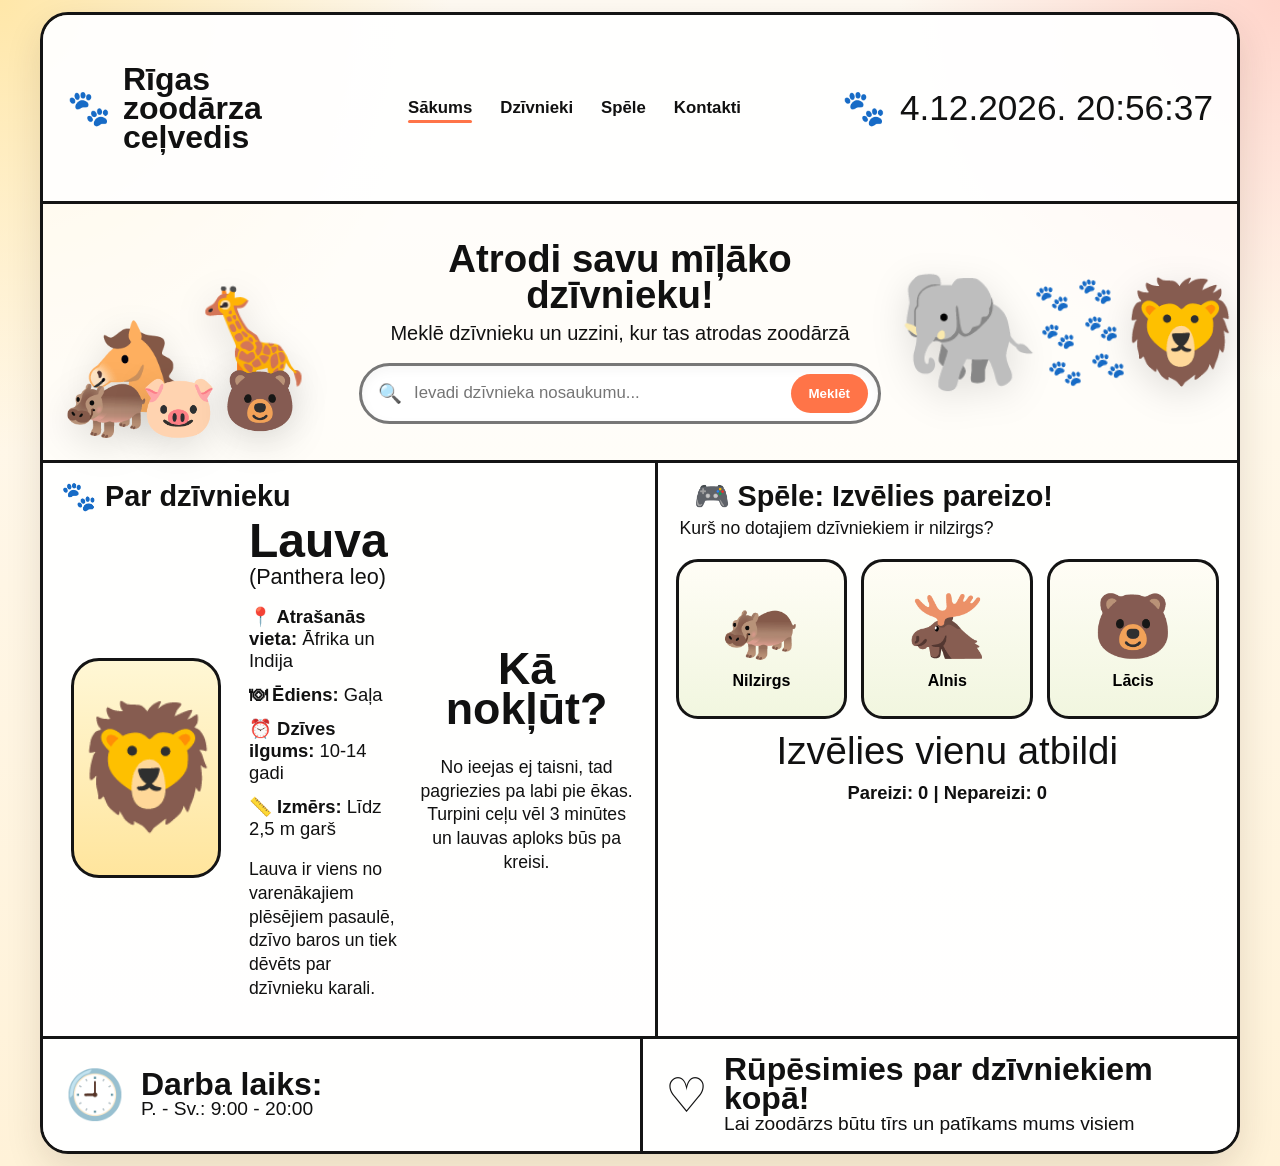
<file: index.html>
﻿<!DOCTYPE html>
<html lang="en">
  <head>
    <meta charset="UTF-8" />
    <meta name="viewport" content="width=device-width, initial-scale=1.0" />
    <title>Rīgas zoodārza ceļvedis</title>
    <link rel="stylesheet" href="styles.css" />
  </head>
  <body>
    <div class="page-shell">
      <header class="hero">
        <nav class="topbar">
          <a class="brand" href="index.html">
            <span class="brand__icon">🐾</span>
            <p>Rīgas zoodārza ceļvedis</p>
          </a>

          <div class="nav-links">
            <a class="is-active" href="index.html">Sākums</a>
            <a href="dzivnieki.html">Dzīvnieki</a>
            <a href="spele.html">Spēle</a>
            <a href="kontakti.html">Kontakti</a>
          </div>

          <div class="topbar__icons">
            <span>🐾</span>
            <time id="time"></time>
          </div>
        </nav>

        <section class="hero__content">
          <div class="hero__art hero__art--left">
            <div class="animal-stack">
              <span class="animal animal--horse">🐴</span>
              <span class="animal animal--giraffe">🦒</span>
              <span class="animal animal--hippo">🦛</span>
              <span class="animal animal--pig">🐷</span>
              <span class="animal animal--bear">🐻</span>
            </div>
          </div>

          <div class="hero__center">
            <h1>Atrodi savu mīļāko dzīvnieku!</h1>
            <p>Meklē dzīvnieku un uzzini, kur tas atrodas zoodārzā</p>

            <form class="searchbar" id="search-form">
              <span class="searchbar__icon">🔍</span>
              <input
                id="animal-search"
                type="text"
                placeholder="Ievadi dzīvnieka nosaukumu..."
                aria-label="Dzīvnieka meklēšana"
              />
              <button type="submit" aria-label="Meklēt">Meklēt</button>
            </form>


          </div>

          <div class="hero__art hero__art--right">
            <span class="hero__big-animal">🐘</span>
            <div class="paw-trail" aria-hidden="true">
              <span>🐾</span>
              <span>🐾</span>
              <span>🐾</span>
              <span>🐾</span>
              <span>🐾</span>
              <span>🐾</span>
            </div>
            <span class="hero__lion">🦁</span>
          </div>
        </section>
      </header>

      <main class="content-grid">
        <section class="panel animal-panel">
          <div class="panel__label">🐾 Par dzīvnieku</div>

          <div class="animal-panel__grid">
            <div class="animal-panel__image">
              <div class="lion-spotlight" id="animal-emoji">🦁</div>
            </div>

            <div class="animal-panel__info">
              <h2 id="animal-name">Lauva</h2>
              <p class="latin-name" id="animal-latin">(Panthera leo)</p>

              <ul class="facts">
                <li><strong>📍 Atrašanās vieta:</strong> <span id="animal-location">Āfrika un Indija</span></li>
                <li><strong>🍽 Ēdiens:</strong> <span id="animal-food">Gaļa</span></li>
                <li><strong>⏰ Dzīves ilgums:</strong> <span id="animal-lifespan">10-14 gadi</span></li>
                <li><strong>📏 Izmērs:</strong> <span id="animal-size">Līdz 2,5 m garš</span></li>
              </ul>

              <p class="description" id="animal-description">
                Lauva ir viens no varenākajiem plēsējiem pasaulē, dzīvo baros un tiek dēvēts par dzīvnieku karali.
              </p>
            </div>

            <div class="animal-panel__route">
              <h3>Kā nokļūt?</h3>
              <p id="animal-route">
                No ieejas ej taisni, tad pagriezies pa labi pie ēkas. Turpini ceļu vēl 3 minūtes un lauvas aploks būs pa kreisi.
              </p>
            </div>
          </div>
        </section>

        <section class="panel game-panel">
          <div class="panel__label">🎮 Spēle: Izvēlies pareizo!</div>
          <p class="game-panel__question">Kurš no dotajiem dzīvniekiem ir nilzirgs?</p>

          <div class="quiz-options" id="quiz-options"></div>

          <div class="quiz-result" id="quiz-result" aria-live="polite">
            Izvēlies vienu atbildi
          </div>
          <div class="quiz-score" id="quiz-score">Pareizi: 0 | Nepareizi: 0</div>
          <button class="next-question" id="next-question" type="button">
            Nākamais jautājums
          </button>
        </section>
      </main>

      <footer class="footer-panels">
        <section class="footer-panel">
          <span class="footer-panel__icon">🕘</span>
          <div>
            <strong>Darba laiks:</strong>
            <span>P. - Sv.: 9:00 - 20:00</span>
          </div>
        </section>

        <section class="footer-panel">
          <span class="footer-panel__icon">♡</span>
          <div>
            <strong>Rūpēsimies par dzīvniekiem kopā!</strong>
            <span>Lai zoodārzs būtu tīrs un patīkams mums visiem</span>
          </div>
        </section>
      </footer>
    </div>

    <script src="script.js"></script>
  </body>
</html>
</file>
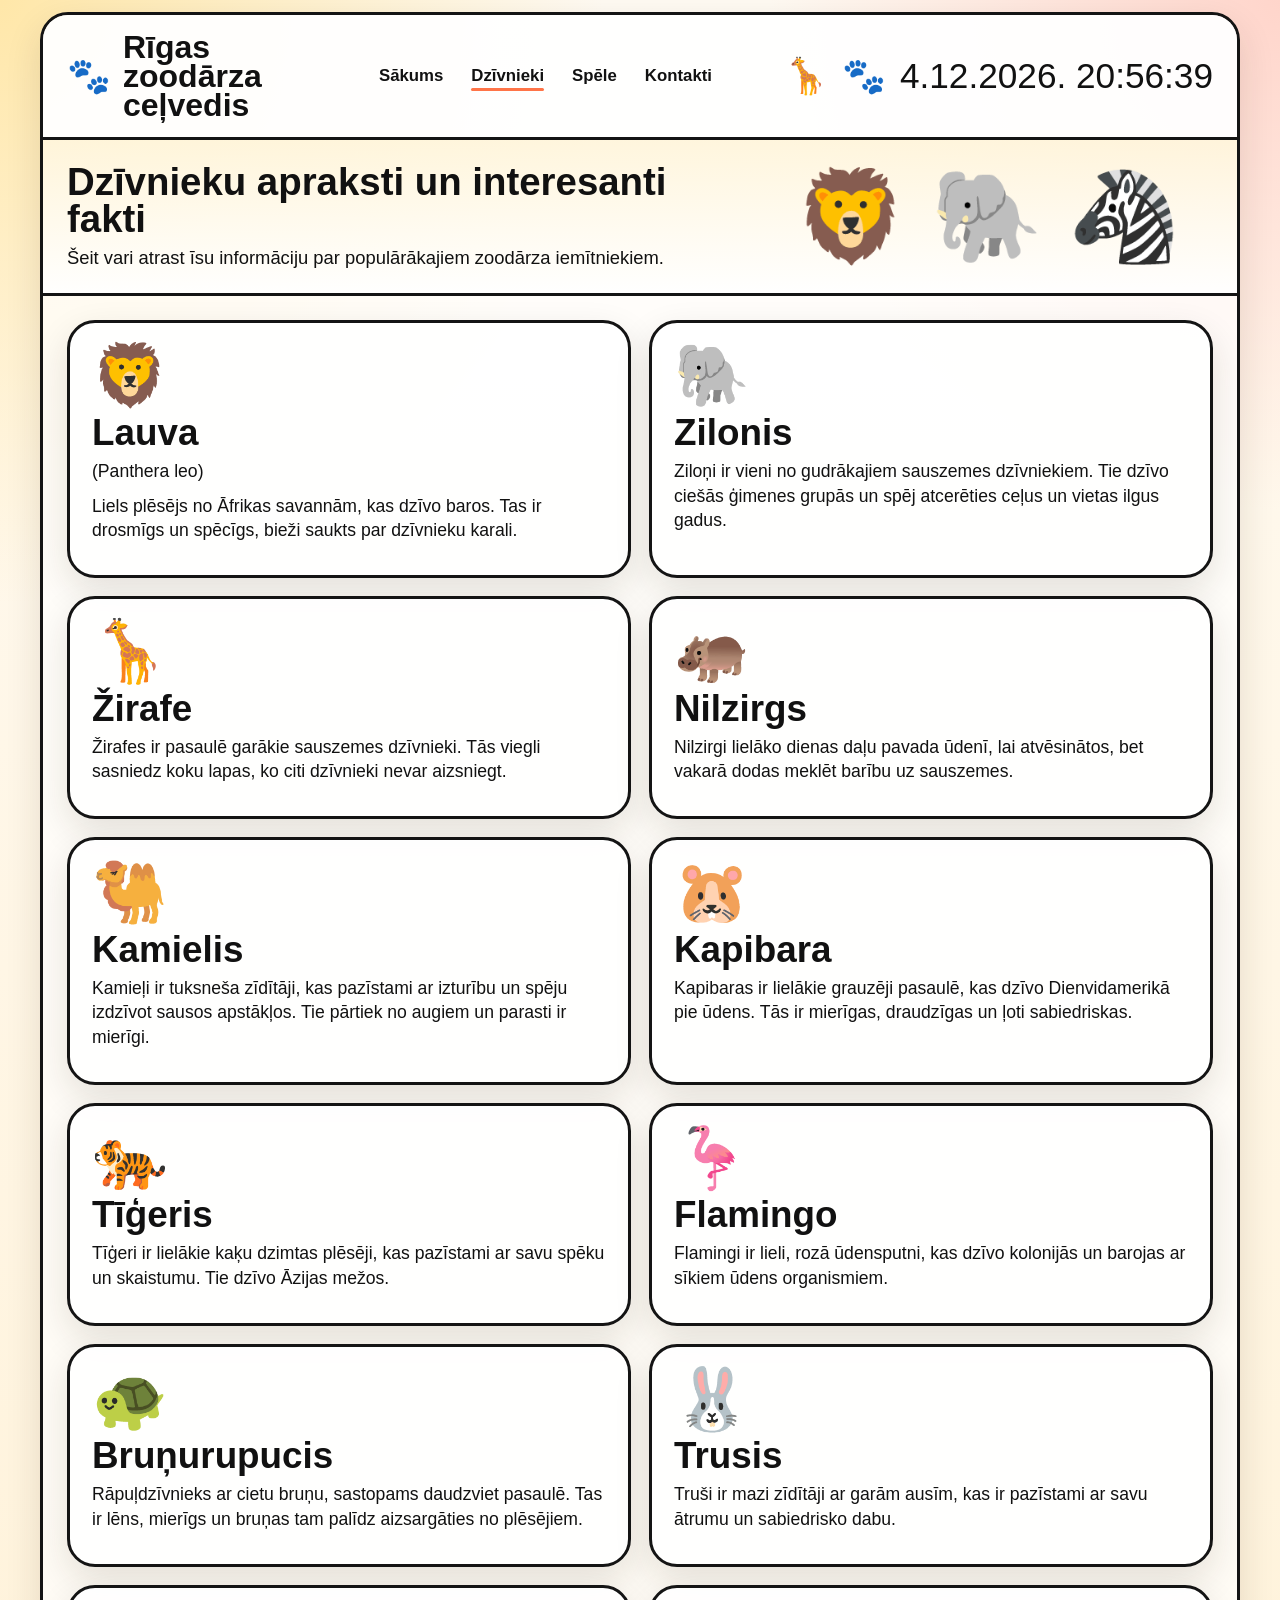
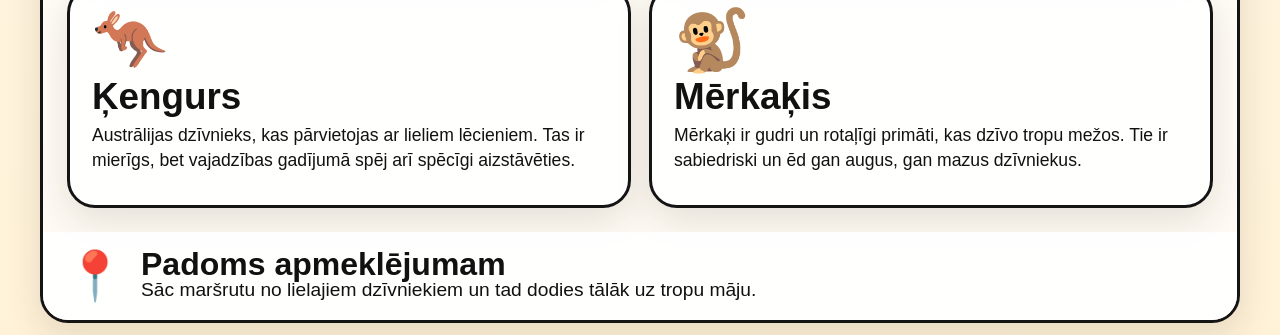
<file: dzivnieki.html>
<!DOCTYPE html>
<html lang="lv">
  <head>
    <meta charset="UTF-8" />
    <meta name="viewport" content="width=device-width, initial-scale=1.0" />
    <title>Dzīvnieki | Rīgas zoodārza ceļvedis</title>
    <link rel="stylesheet" href="styles.css" />
  </head>
  <body>
    <div class="page-shell">
      <header class="hero hero--compact">
        <nav class="topbar">
          <a class="brand" href="index.html">
            <span class="brand__icon">🐾</span>
            <span>Rīgas zoodārza ceļvedis</span>
          </a>

          <div class="nav-links">
            <a href="index.html">Sākums</a>
            <a class="is-active" href="dzivnieki.html">Dzīvnieki</a>
            <a href="spele.html">Spēle</a>
            <a href="kontakti.html">Kontakti</a>
          </div>

          <div class="topbar__icons">
            <span>🦒</span>
            <span>🐾</span>
            <time id="time"></time>
          </div>
        </nav>

        <section class="subhero">
          <div>
            <h1>Dzīvnieku apraksti un interesanti fakti</h1>
            <p>Šeit vari atrast īsu informāciju par populārākajiem zoodārza iemītniekiem.</p>
          </div>
          <div class="subhero__art">🦁 🐘 🦓</div>
        </section>
      </header>

      <main class="cards-layout">
        <article class="info-card">
          <div class="info-card__emoji">🦁</div>
          <h2>Lauva</h2>
          <p class="latin-name">(Panthera leo)</p>
          <p>
            Liels plēsējs no Āfrikas savannām, kas dzīvo baros. Tas ir drosmīgs un spēcīgs,
            bieži saukts par dzīvnieku karali.
          </p>
        </article>

        <article class="info-card">
          <div class="info-card__emoji">🐘</div>
          <h2>Zilonis</h2>
          <p>
            Ziloņi ir vieni no gudrākajiem sauszemes dzīvniekiem. Tie dzīvo ciešās ģimenes
            grupās un spēj atcerēties ceļus un vietas ilgus gadus.
          </p>
        </article>

        <article class="info-card">
          <div class="info-card__emoji">🦒</div>
          <h2>Žirafe</h2>
          <p>
            Žirafes ir pasaulē garākie sauszemes dzīvnieki. Tās viegli sasniedz koku lapas,
            ko citi dzīvnieki nevar aizsniegt.
          </p>
        </article>

        <article class="info-card">
          <div class="info-card__emoji">🦛</div>
          <h2>Nilzirgs</h2>
          <p>
            Nilzirgi lielāko dienas daļu pavada ūdenī, lai atvēsinātos, bet vakarā dodas
            meklēt barību uz sauszemes.
          </p>
        </article>

        <article class="info-card">
          <div class="info-card__emoji">🐫</div>
          <h2>Kamielis</h2>
          <p>
            Kamieļi ir tuksneša zīdītāji, kas pazīstami ar izturību un spēju izdzīvot sausos
            apstākļos. Tie pārtiek no augiem un parasti ir mierīgi.
          </p>
        </article>

        <article class="info-card">
          <div class="info-card__emoji">🐹</div>
          <h2>Kapibara</h2>
          <p>
            Kapibaras ir lielākie grauzēji pasaulē, kas dzīvo Dienvidamerikā pie ūdens.
            Tās ir mierīgas, draudzīgas un ļoti sabiedriskas.
          </p>
        </article>

        <article class="info-card">
          <div class="info-card__emoji">🐅</div>
          <h2>Tīģeris</h2>
          <p>
            Tīģeri ir lielākie kaķu dzimtas plēsēji, kas pazīstami ar savu spēku un skaistumu.
            Tie dzīvo Āzijas mežos.
          </p>
        </article>

        <article class="info-card">
          <div class="info-card__emoji">🦩</div>
          <h2>Flamingo</h2>
          <p>
            Flamingi ir lieli, rozā ūdensputni, kas dzīvo kolonijās un barojas ar sīkiem
            ūdens organismiem.
          </p>
        </article>

        <article class="info-card">
          <div class="info-card__emoji">🐢</div>
          <h2>Bruņurupucis</h2>
          <p>
            Rāpuļdzīvnieks ar cietu bruņu, sastopams daudzviet pasaulē. Tas ir lēns, mierīgs
            un bruņas tam palīdz aizsargāties no plēsējiem.
          </p>
        </article>

        <article class="info-card">
          <div class="info-card__emoji">🐰</div>
          <h2>Trusis</h2>
          <p>
            Truši ir mazi zīdītāji ar garām ausīm, kas ir pazīstami ar savu ātrumu un
            sabiedrisko dabu.
          </p>
        </article>

        <article class="info-card">
          <div class="info-card__emoji">🦘</div>
          <h2>Ķengurs</h2>
          <p>
            Austrālijas dzīvnieks, kas pārvietojas ar lieliem lēcieniem. Tas ir mierīgs,
            bet vajadzības gadījumā spēj arī spēcīgi aizstāvēties.
          </p>
        </article>

        <article class="info-card">
          <div class="info-card__emoji">🐒</div>
          <h2>Mērkaķis</h2>
          <p>
            Mērkaķi ir gudri un rotaļīgi primāti, kas dzīvo tropu mežos. Tie ir sabiedriski
            un ēd gan augus, gan mazus dzīvniekus.
          </p>
        </article>
      </main>

      <footer class="footer-panels footer-panels--single">
        <section class="footer-panel">
          <span class="footer-panel__icon">📍</span>
          <div>
            <strong>Padoms apmeklējumam</strong>
            <span>Sāc maršrutu no lielajiem dzīvniekiem un tad dodies tālāk uz tropu māju.</span>
          </div>
        </section>
      </footer>
    </div>

    <script src="script.js"></script>
  </body>
</html>
</file>
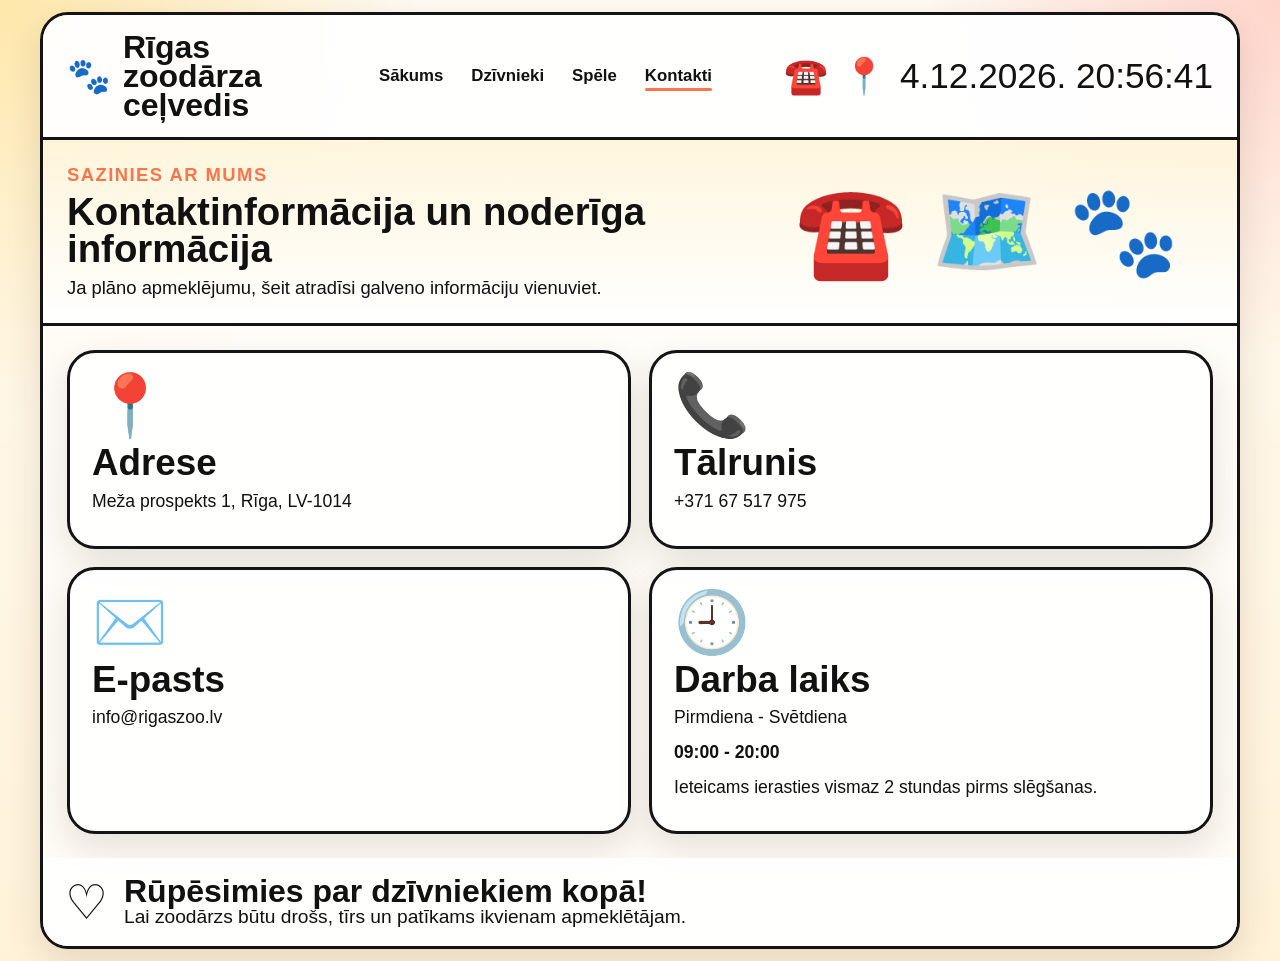
<file: kontakti.html>
<!DOCTYPE html>
<html lang="lv">
  <head>
    <meta charset="UTF-8" />
    <meta name="viewport" content="width=device-width, initial-scale=1.0" />
    <title>Kontakti | Rīgas zoodārza ceļvedis</title>
    <link rel="stylesheet" href="styles.css" />
  </head>
  <body>
    <div class="page-shell">
      <header class="hero hero--compact">
        <nav class="topbar">
          <a class="brand" href="index.html">
            <span class="brand__icon">🐾</span>
            <span>Rīgas zoodārza ceļvedis</span>
          </a>

          <div class="nav-links">
            <a href="index.html">Sākums</a>
            <a href="dzivnieki.html">Dzīvnieki</a>
            <a href="spele.html">Spēle</a>
            <a class="is-active" href="kontakti.html">Kontakti</a>
          </div>

          <div class="topbar__icons">
            <span>☎️</span>
            <span>📍</span>
            <time id="time"></time>
          </div>
        </nav>

        <section class="subhero">
          <div>
            <p class="subhero__eyebrow">Sazinies ar mums</p>
            <h1>Kontaktinformācija un noderīga informācija</h1>
            <p>Ja plāno apmeklējumu, šeit atradīsi galveno informāciju vienuviet.</p>
          </div>
          <div class="subhero__art">☎️ 🗺️ 🐾</div>
        </section>
      </header>

      <main class="cards-layout">
        <article class="info-card">
          <div class="info-card__emoji">📍</div>
          <h2>Adrese</h2>
          <p>Meža prospekts 1, Rīga, LV-1014</p>
        </article>

        <article class="info-card">
          <div class="info-card__emoji">📞</div>
          <h2>Tālrunis</h2>
          <p>+371 67 517 975</p>
        </article>

        <article class="info-card">
          <div class="info-card__emoji">✉️</div>
          <h2>E-pasts</h2>
          <p>info@rigaszoo.lv</p>
        </article>

        <article class="info-card">
          <div class="info-card__emoji">🕘</div>
          <h2>Darba laiks</h2>
          <p>Pirmdiena - Svētdiena</p>
          <p><strong>09:00 - 20:00</strong></p>
          <p>Ieteicams ierasties vismaz 2 stundas pirms slēgšanas.</p>
        </article>
      </main>

      <footer class="footer-panels footer-panels--single">
        <section class="footer-panel">
          <span class="footer-panel__icon">♡</span>
          <div>
            <strong>Rūpēsimies par dzīvniekiem kopā!</strong>
            <span>Lai zoodārzs būtu drošs, tīrs un patīkams ikvienam apmeklētājam.</span>
          </div>
        </section>
      </footer>
    </div>

    <script src="script.js"></script>
  </body>
</html>
</file>
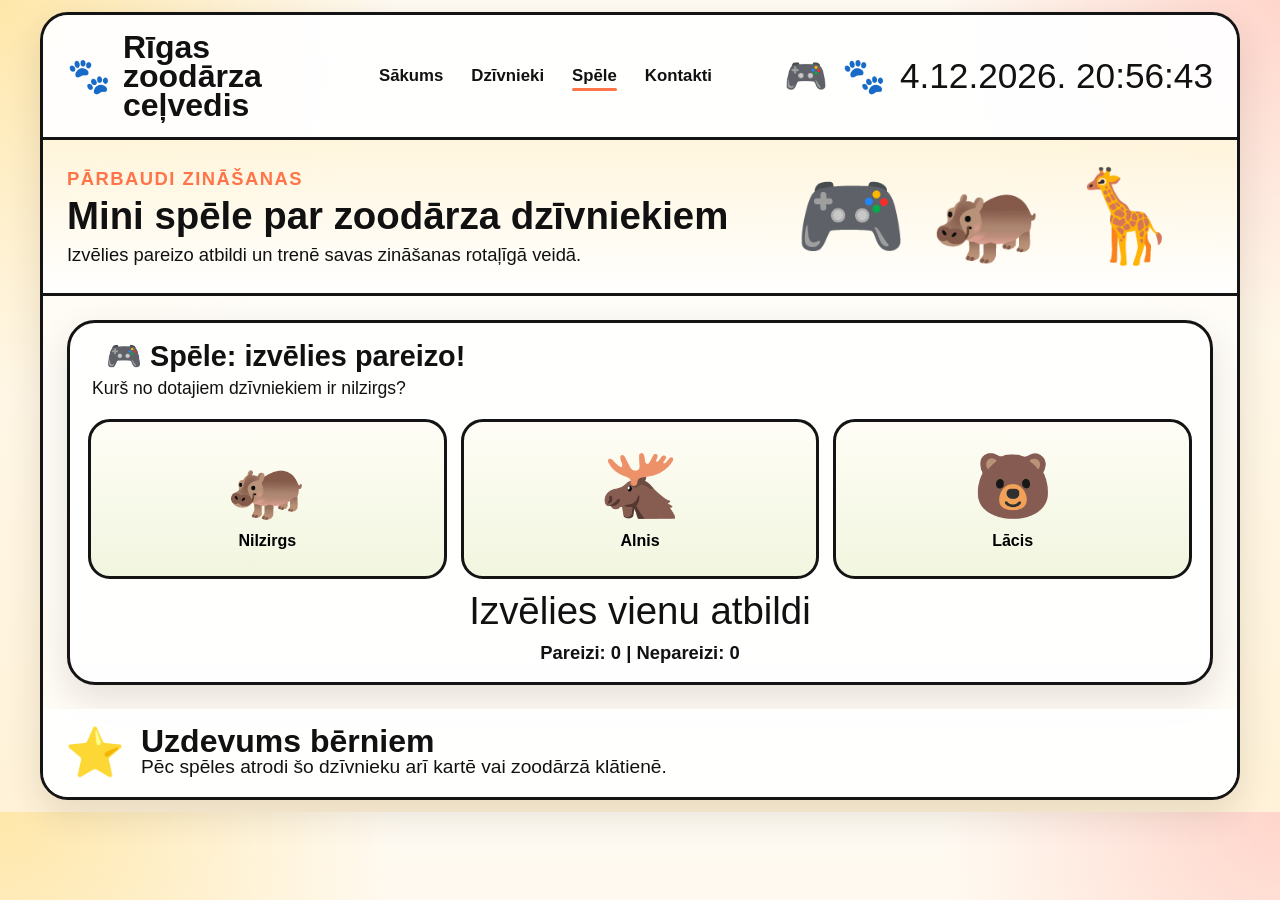
<file: spele.html>
<!DOCTYPE html>
<html lang="lv">
  <head>
    <meta charset="UTF-8" />
    <meta name="viewport" content="width=device-width, initial-scale=1.0" />
    <title>Spēle | Rīgas zoodārza ceļvedis</title>
    <link rel="stylesheet" href="styles.css" />
  </head>
  <body>
    <div class="page-shell">
      <header class="hero hero--compact">
        <nav class="topbar">
          <a class="brand" href="index.html">
            <span class="brand__icon">🐾</span>
            <span>Rīgas zoodārza ceļvedis</span>
          </a>

          <div class="nav-links">
            <a href="index.html">Sākums</a>
            <a href="dzivnieki.html">Dzīvnieki</a>
            <a class="is-active" href="spele.html">Spēle</a>
            <a href="kontakti.html">Kontakti</a>
          </div>

          <div class="topbar__icons">
            <span>🎮</span>
            <span>🐾</span>
            <time id="time"></time>
          </div>
        </nav>

        <section class="subhero">
          <div>
            <p class="subhero__eyebrow">Pārbaudi zināšanas</p>
            <h1>Mini spēle par zoodārza dzīvniekiem</h1>
            <p>Izvēlies pareizo atbildi un trenē savas zināšanas rotaļīgā veidā.</p>
          </div>
          <div class="subhero__art">🎮 🦛 🦒</div>
        </section>
      </header>

      <main class="single-panel">
        <section class="panel game-panel game-panel--wide">
          <div class="panel__label">🎮 Spēle: izvēlies pareizo!</div>
          <p class="game-panel__question">Kurš no dotajiem dzīvniekiem ir nilzirgs?</p>

          <div class="quiz-options" id="quiz-options"></div>

          <div class="quiz-result" id="quiz-result" aria-live="polite">
            Izvēlies vienu atbildi
          </div>
          <div class="quiz-score" id="quiz-score">Pareizi: 0 | Nepareizi: 0</div>
          <button class="next-question" id="next-question" type="button">Nākamais jautājums</button>
        </section>
      </main>

      <footer class="footer-panels footer-panels--single">
        <section class="footer-panel">
          <span class="footer-panel__icon">⭐</span>
          <div>
            <strong>Uzdevums bērniem</strong>
            <span>Pēc spēles atrodi šo dzīvnieku arī kartē vai zoodārzā klātienē.</span>
          </div>
        </section>
      </footer>
    </div>

    <script src="script.js"></script>
  </body>
</html>
</file>
<file: styles.css>
:root {
  --bg: #fff9ef;
  --panel: #ffffff;
  --ink: #111111;
  --accent: #ff7448;
  --accent-soft: #ffd36b;
  --green: #9be94f;
  --line: #141414;
  --shadow: 0 14px 36px rgba(40, 30, 18, 0.12);
}

* {
  box-sizing: border-box;
}

body {
  margin: 0;
  background:
    radial-gradient(circle at top left, #ffe7a9 0, transparent 26%),
    radial-gradient(circle at top right, #ffd5cb 0, transparent 22%),
    linear-gradient(180deg, #fffaf2 0%, #fff2d8 100%);
  color: var(--ink);
  font-family: "Nunito", sans-serif;
  scroll-behavior: smooth;
}

a {
  color: inherit;
  text-decoration: none;
}

.page-shell {
  width: min(1200px, calc(100% - 24px));
  margin: 12px auto;
  background: rgba(255, 255, 255, 0.72);
  border: 3px solid var(--line);
  border-radius: 28px;
  overflow: hidden;
  box-shadow: var(--shadow);
}

.topbar,
.hero__content,
.content-grid,
.footer-panels {
  border-bottom: 3px solid var(--line);
}

.topbar {
  display: flex;
  align-items: center;
  justify-content: space-between;
  gap: 24px;
  padding: 18px 24px;
  background: rgba(255, 255, 255, 0.84);
}

.brand {
  display: flex;
  align-items: center;
  gap: 12px;
  font-family: "Baloo 2", sans-serif;
  font-size: 2rem;
  font-weight: 800;
  line-height: 0.9;
  max-width: 240px;
}

.brand__icon {
  font-size: 2.2rem;
}

.nav-links {
  display: flex;
  flex-wrap: wrap;
  justify-content: center;
  gap: 14px 28px;
  font-size: 1.05rem;
  font-weight: 700;
}

.nav-links a {
  position: relative;
}

.nav-links a.is-active::after,
.nav-links a:hover::after {
  content: "";
  position: absolute;
  left: 0;
  right: 0;
  bottom: -5px;
  height: 3px;
  background: var(--accent);
  border-radius: 999px;
}

.topbar__icons {
  display: flex;
  align-items: center;
  gap: 14px;
  font-size: 2.2rem;
}

.hero__content {
  display: grid;
  grid-template-columns: 280px 1fr 320px;
  align-items: center;
  gap: 16px;
  padding: 18px 20px;
}

.hero__art {
  min-height: 220px;
  display: flex;
  align-items: flex-end;
  justify-content: center;
  position: relative;
}

.animal-stack {
  position: relative;
  width: 100%;
  height: 200px;
}

.animal {
  position: absolute;
  filter: drop-shadow(0 10px 18px rgba(0, 0, 0, 0.12));
}

.animal--horse {
  left: 18px;
  bottom: 26px;
  font-size: 5.2rem;
}

.animal--giraffe {
  left: 118px;
  bottom: 24px;
  font-size: 7.2rem;
}

.animal--hippo {
  left: 0;
  bottom: 0;
  font-size: 4.4rem;
}

.animal--pig {
  left: 78px;
  bottom: 0;
  font-size: 3.8rem;
}

.animal--bear {
  left: 160px;
  bottom: 6px;
  font-size: 3.7rem;
}

.hero__center {
  text-align: center;
}

.hero__center h1,
.panel__label,
.animal-panel__info h2,
.animal-panel__route h3,
.quiz-result,
.next-question,
.footer-panel strong {
  font-family: "Baloo 2", sans-serif;
}

.hero__center h1 {
  margin: 0 0 8px;
  font-size: clamp(2rem, 3vw, 3.2rem);
  line-height: 0.95;
}

.hero__center p {
  margin: 0 0 18px;
  font-size: 1.25rem;
}

.searchbar {
  display: flex;
  align-items: center;
  gap: 10px;
  max-width: 560px;
  margin: 0 auto;
  padding: 8px 10px 8px 16px;
  background: white;
  border: 3px solid #777;
  border-radius: 999px;
  box-shadow: inset 0 4px 12px rgba(0, 0, 0, 0.04);
}

.searchbar input {
  flex: 1;
  border: 0;
  outline: 0;
  font-size: 1.05rem;
  background: transparent;
}

.searchbar button {
  border: 0;
  border-radius: 999px;
  background: var(--accent);
  color: white;
  padding: 12px 18px;
  font-weight: 800;
  cursor: pointer;
}

.searchbar__icon {
  font-size: 1.2rem;
}

.hero__art--right {
  align-items: center;
  justify-content: space-evenly;
}

.hero__big-animal,
.hero__lion {
  filter: drop-shadow(0 10px 18px rgba(0, 0, 0, 0.12));
}

.hero__big-animal {
  font-size: 7.2rem;
}

.hero__lion {
  font-size: 6.2rem;
}

.paw-trail {
  display: grid;
  grid-template-columns: repeat(2, 1fr);
  gap: 6px 10px;
  font-size: 1.7rem;
  transform: rotate(-10deg);
}

.content-grid {
  display: grid;
  grid-template-columns: 1.05fr 1fr;
}

.subhero,
.cards-layout,
.single-panel {
  padding: 24px;
}

.subhero {
  display: grid;
  grid-template-columns: 1.2fr 0.8fr;
  align-items: center;
  gap: 18px;
  background: linear-gradient(180deg, rgba(255, 243, 211, 0.75), rgba(255, 255, 255, 0.9));
  border-bottom: 3px solid var(--line);
}

.subhero h1 {
  margin: 0 0 10px;
  font-family: "Baloo 2", sans-serif;
  font-size: clamp(2.2rem, 3vw, 3.4rem);
  line-height: 0.95;
}

.subhero p {
  margin: 0;
  font-size: 1.15rem;
}

.subhero__eyebrow {
  margin-bottom: 8px !important;
  color: var(--accent);
  font-weight: 800;
  text-transform: uppercase;
  letter-spacing: 0.08em;
}

.subhero__art {
  text-align: center;
  font-size: clamp(3rem, 7vw, 6rem);
}

.panel {
  min-height: 320px;
  background: rgba(255, 255, 255, 0.88);
}

.cards-layout {
  display: grid;
  grid-template-columns: repeat(2, minmax(0, 1fr));
  gap: 18px;
}

.single-panel {
  padding: 24px;
}

.info-card {
  background: rgba(255, 255, 255, 0.92);
  border: 3px solid var(--line);
  border-radius: 28px;
  padding: 22px;
  box-shadow: var(--shadow);
}

.info-card--feature {
  background: linear-gradient(180deg, #fff7d8, #fffef7);
}

.info-card__emoji {
  font-size: 3.8rem;
  line-height: 1;
}

.info-card h2 {
  margin: 10px 0 8px;
  font-family: "Baloo 2", sans-serif;
  font-size: 2.3rem;
  line-height: 0.95;
}

.info-card p {
  margin: 0 0 10px;
  font-size: 1.1rem;
  line-height: 1.4;
}

.panel + .panel {
  border-left: 3px solid var(--line);
}

.panel__label {
  font-size: clamp(1.8rem, 2.2vw, 2.7rem);
  font-weight: 800;
  padding: 16px 18px 4px;
}

.animal-panel__grid {
  display: grid;
  grid-template-columns: 170px 1fr 220px;
  gap: 18px;
  padding: 0 18px 18px;
}

.animal-panel__image {
  display: flex;
  align-items: center;
  justify-content: center;
}

.lion-spotlight {
  width: 150px;
  height: 220px;
  display: grid;
  place-items: center;
  font-size: 7.5rem;
  background: linear-gradient(180deg, #fff7d5, #ffe59d);
  border: 3px solid var(--line);
  border-radius: 28px;
}

.animal-panel__info h2 {
  margin: 4px 0 0;
  font-size: 3rem;
  line-height: 0.85;
}

.latin-name {
  margin: 2px 0 16px;
  font-size: 1.35rem;
}

.facts {
  list-style: none;
  padding: 0;
  margin: 0 0 18px;
  display: grid;
  gap: 12px;
  font-size: 1.15rem;
}

.description,
.animal-panel__route p,
.game-panel__question {
  font-size: 1.1rem;
  line-height: 1.35;
}

.animal-panel__route {
  display: flex;
  flex-direction: column;
  justify-content: center;
  text-align: center;
}

.animal-panel__route h3 {
  margin: 4px 0 10px;
  font-size: 2.8rem;
  line-height: 0.9;
}

.route-illustration {
  font-size: 1.8rem;
  margin: 10px 0 14px;
}

.map-link {
  color: #ff5f57;
  font-size: 1.8rem;
  font-weight: 800;
  text-decoration: underline;
}

.game-panel {
  padding: 0 18px 18px;
}

.game-panel--wide {
  border: 3px solid var(--line);
  border-radius: 28px;
  box-shadow: var(--shadow);
}

.game-panel__question {
  margin: 0 0 18px;
  padding-left: 4px;
}

.quiz-options {
  display: grid;
  grid-template-columns: repeat(3, 1fr);
  gap: 14px;
}

.quiz-card {
  display: flex;
  flex-direction: column;
  align-items: center;
  justify-content: center;
  min-height: 160px;
  border: 3px solid var(--line);
  border-radius: 22px;
  background: linear-gradient(180deg, #fffdf6, #f1f6df);
  font: inherit;
  font-weight: 800;
  cursor: pointer;
  transition: transform 180ms ease, box-shadow 180ms ease, background 180ms ease;
}

.quiz-card:hover {
  transform: translateY(-4px);
  box-shadow: 0 10px 20px rgba(0, 0, 0, 0.12);
}

.quiz-card__emoji {
  font-size: 4rem;
  margin-bottom: 8px;
}

.quiz-card.is-picked {
  background: linear-gradient(180deg, #fff3c4, #ffd37b);
}

.quiz-card.is-wrong {
  background: linear-gradient(180deg, #ffd4cf, #ffaea4);
}

.quiz-card.is-right {
  background: linear-gradient(180deg, #dffff1, #7ff0a2);
}

.quiz-result {
  margin-top: 14px;
  font-size: clamp(2rem, 3vw, 3.4rem);
  text-align: center;
  line-height: 0.95;
}

.quiz-score {
  margin-top: 12px;
  text-align: center;
  font-size: 1.15rem;
  font-weight: 700;
}

.quiz-result.is-success {
  color: #222;
}

.quiz-result.is-error {
  color: #b9352b;
}

.next-question {
  display: block;
  margin: 8px auto 0;
  background: transparent;
  border: 0;
  color: var(--green);
  font-size: 2rem;
  font-weight: 800;
  cursor: pointer;
}

.footer-panels {
  display: grid;
  grid-template-columns: 1fr 1fr;
  border-bottom: 0;
}

.footer-panels--single {
  grid-template-columns: 1fr;
}

.footer-panel {
  display: flex;
  align-items: center;
  gap: 16px;
  padding: 16px 22px;
  min-height: 82px;
  background: rgba(255, 255, 255, 0.92);
}

.footer-panel + .footer-panel {
  border-left: 3px solid var(--line);
}

.footer-panel__icon {
  font-size: 3rem;
}

.footer-panel strong {
  display: block;
  font-size: 2rem;
  line-height: 0.9;
}

.footer-panel span:last-child {
  font-size: 1.2rem;
}

@media (max-width: 1024px) {
  .topbar,
  .hero__content,
  .content-grid,
  .footer-panels,
  .animal-panel__grid,
  .subhero,
  .cards-layout,
  .quiz-options {
    grid-template-columns: 1fr;
  }

  .topbar {
    flex-direction: column;
  }

  .hero__content,
  .content-grid,
  .footer-panels {
    display: grid;
  }

  .panel + .panel,
  .footer-panel + .footer-panel {
    border-left: 0;
    border-top: 3px solid var(--line);
  }

  .hero__art {
    min-height: auto;
  }

  .hero__art--right {
    gap: 14px;
    flex-wrap: wrap;
  }
}

@media (max-width: 640px) {
  .page-shell {
    width: min(100% - 12px, 100%);
    margin: 6px auto;
    border-radius: 18px;
  }

  .brand {
    text-align: center;
    justify-content: center;
    max-width: none;
  }

  .panel__label,
  .quiz-result,
  .footer-panel strong,
  .animal-panel__info h2,
  .animal-panel__route h3 {
    line-height: 1;
  }

  .searchbar {
    flex-wrap: wrap;
    border-radius: 24px;
  }

  .searchbar button {
    width: 100%;
  }

  .lion-spotlight {
    width: 100%;
    max-width: 220px;
  }
}
</file>
